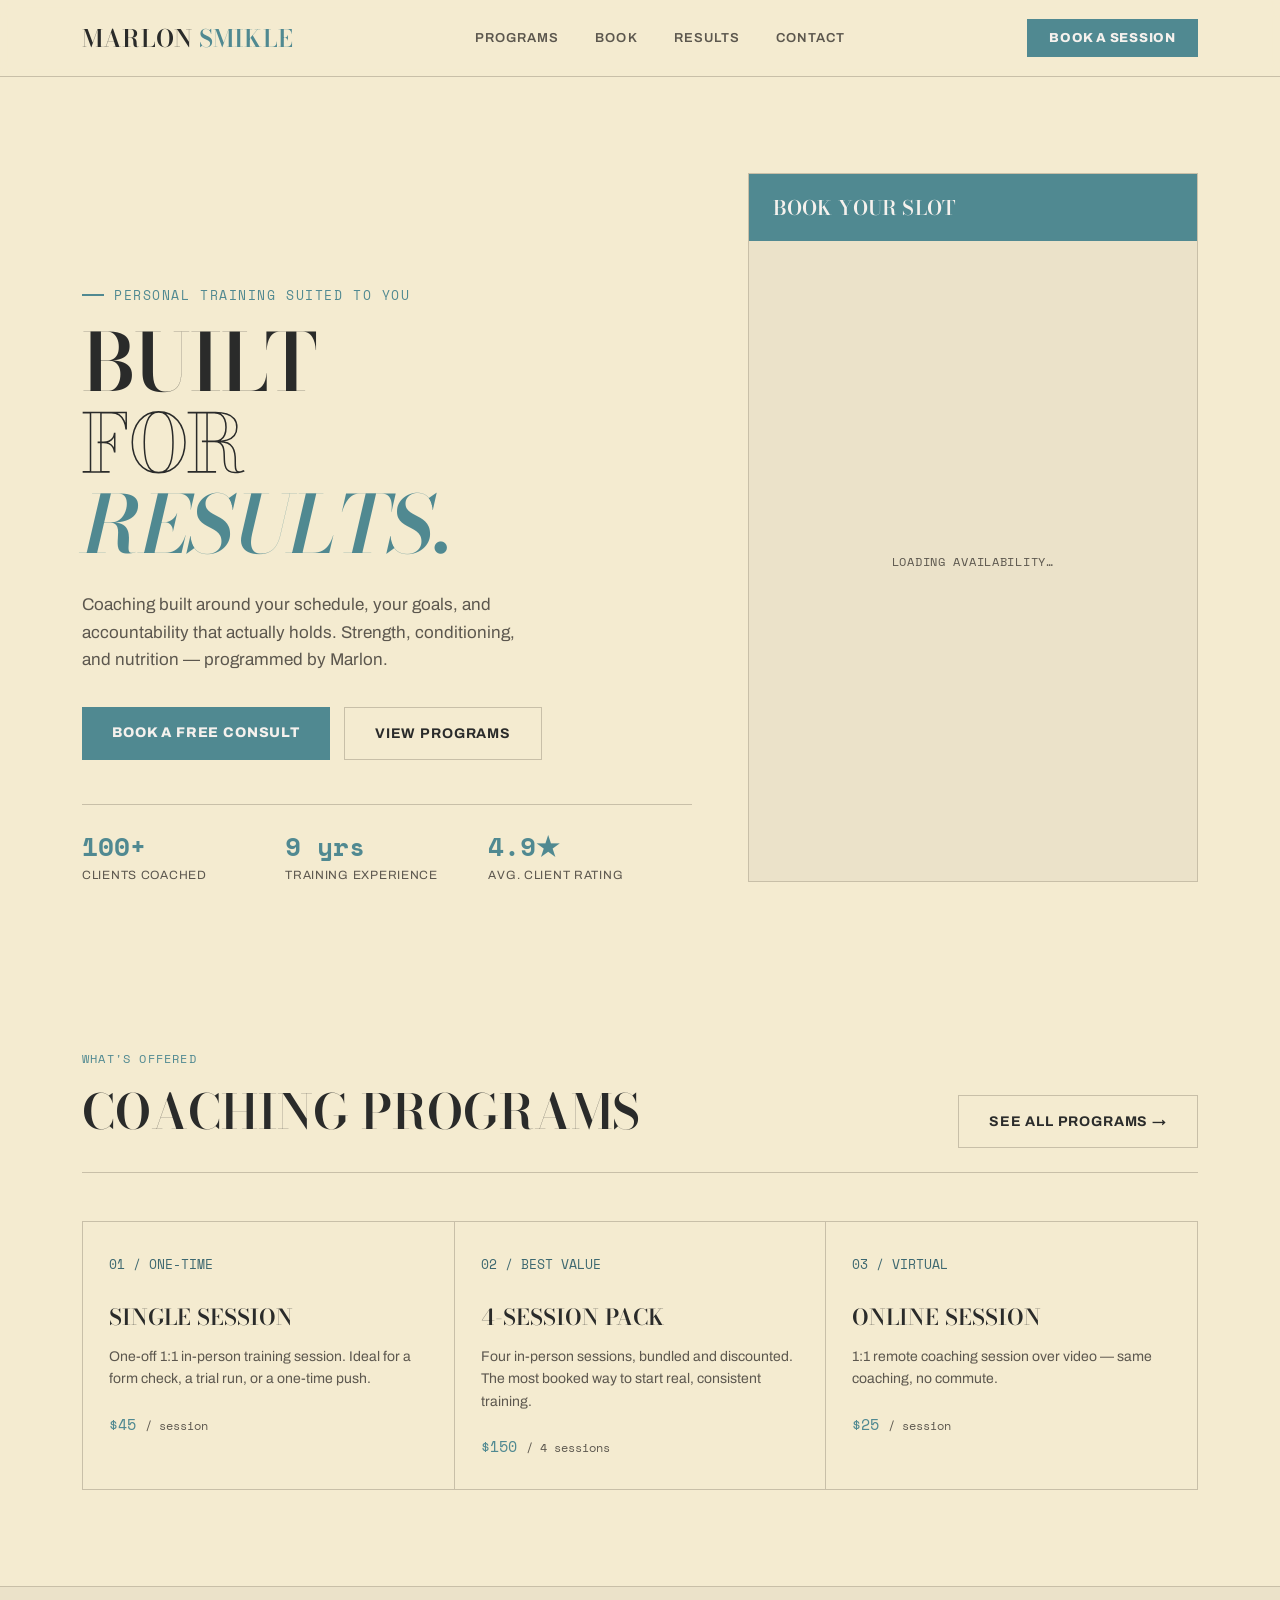
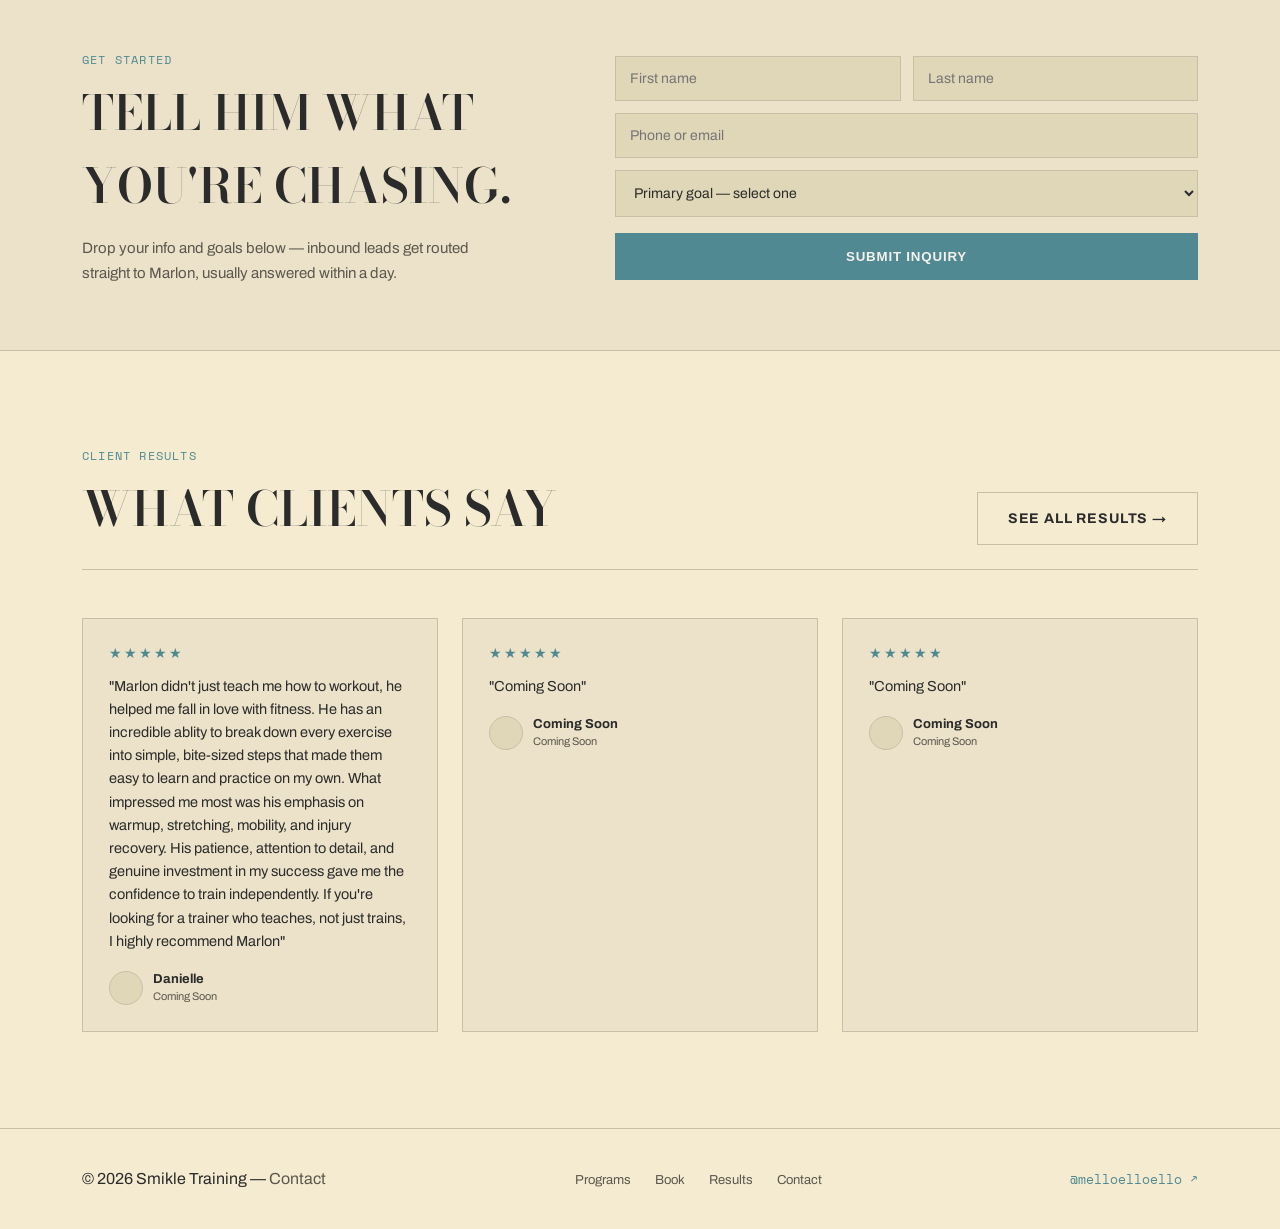
<file: index.html>
<!DOCTYPE html>
<html lang="en">
<head>
<meta charset="UTF-8">
<meta name="viewport" content="width=device-width, initial-scale=1.0">
<title>Marlon Smikle Training</title>
  <link rel="icon" href="favicon.png" type="image/png">
<meta name="description" content="Personal training and coaching with Marlon Smikle — strength, conditioning, and nutrition, in person or virtual.">
<link rel="preconnect" href="https://fonts.googleapis.com">
<link href="https://fonts.googleapis.com/css2?family=Bodoni+Moda:ital,opsz,wght@0,6..96,400..900;1,6..96,400..900&family=Archivo:wght@400;500;600;700;800&family=Space+Mono:wght@400;700&display=swap" rel="stylesheet">
<link href="https://assets.calendly.com/assets/external/widget.css" rel="stylesheet">
<link rel="stylesheet" href="css/styles.css">
</head>
<body>

<nav>
  <div class="wrap">
    <div class="logo"><a href="index.html">Marlon <span>Smikle</span></a></div>
    <ul class="navlinks">
      <li><a href="programs.html">Programs</a></li>
      <li><a href="book.html">Book</a></li>
      <li><a href="results.html">Results</a></li>
      <li><a href="contact.html">Contact</a></li>
    </ul>
    <a class="nav-cta" href="book.html">Book a Session</a>
  </div>
</nav>
<div class="stripe"></div>

<header class="hero">
  <div class="wrap">
    <div>
      <div class="eyebrow" data-cfg="hero.eyebrow">Personal Training · @melloelloello</div>
      <h1><span data-cfg="hero.headlineLine1">Built</span><br><span class="out" data-cfg="hero.headlineLine2">for</span><br><span class="hi" data-cfg="hero.headlineLine3">Results.</span></h1>
      <p class="hero-sub" data-cfg="hero.subtext">Coaching built around your schedule, your goals, and accountability that actually holds.</p>
      <div class="hero-actions">
        <a class="btn-primary" href="book.html" data-cfg="hero.primaryButtonLabel">Book a Free Consult</a>
        <a class="btn-ghost" href="programs.html" data-cfg="hero.secondaryButtonLabel">View Programs</a>
      </div>
      <div class="hero-stats" data-render="stats"></div>
    </div>

    <div class="book-card" id="book">
      <div class="book-card-head">Book Your Slot</div>
      <div class="book-card-body book-card-body--calendly">
        <div class="calendly-inline-widget" style="min-width:280px; height:100%;"></div>
      </div>
    </div>
  </div>
</header>

<section class="section" id="programs">
  <div class="wrap">
    <div class="section-head">
      <div>
        <div class="section-eyebrow">What's Offered</div>
        <h2>Coaching Programs</h2>
      </div>
      <a class="btn-ghost" href="programs.html">See All Programs →</a>
    </div>
    <div class="programs" data-render="programs"></div>
  </div>
</section>

<section class="lead-strip">
  <div class="wrap">
    <div>
      <div class="section-eyebrow">Get Started</div>
      <h2>Tell Him What<br>You're Chasing.</h2>
      <p>Drop your info and goals below — inbound leads get routed straight to Marlon, usually answered within a day.</p>
    </div>
    <form class="lead-form" action="#" method="post">
      <input placeholder="First name" name="first_name" />
      <input placeholder="Last name" name="last_name" />
      <input class="full" placeholder="Phone or email" name="contact" />
      <select class="full" name="goal">
        <option>Primary goal — select one</option>
        <option>Fat loss</option>
        <option>Strength / muscle</option>
        <option>General fitness</option>
        <option>Sport performance</option>
      </select>
      <button type="submit">Submit Inquiry</button>
    </form>
  </div>
</section>

<section class="section" id="results">
  <div class="wrap">
    <div class="section-head">
      <div>
        <div class="section-eyebrow">Client Results</div>
        <h2>What Clients Say</h2>
      </div>
      <a class="btn-ghost" href="results.html">See All Results →</a>
    </div>
    <div class="social-row" data-render="testimonials"></div>
  </div>
</section>

<div class="stripe"></div>
<footer id="contact">
  <div class="wrap">
    <div>© <span data-year></span> Smikle Training — <a href="contact.html" style="color:var(--gray); text-decoration:none;">Contact</a></div>
    <ul class="foot-links">
      <li><a href="programs.html">Programs</a></li>
      <li><a href="book.html">Book</a></li>
      <li><a href="results.html">Results</a></li>
      <li><a href="contact.html">Contact</a></li>
    </ul>
    <a class="ig" data-ig-link href="#" target="_blank"><span data-ig-handle></span> ↗</a>
  </div>
</footer>

<script src="config.js"></script>
<script src="js/site.js"></script>
<script src="https://assets.calendly.com/assets/external/widget.js" async></script>
</body>
</html>
</file>
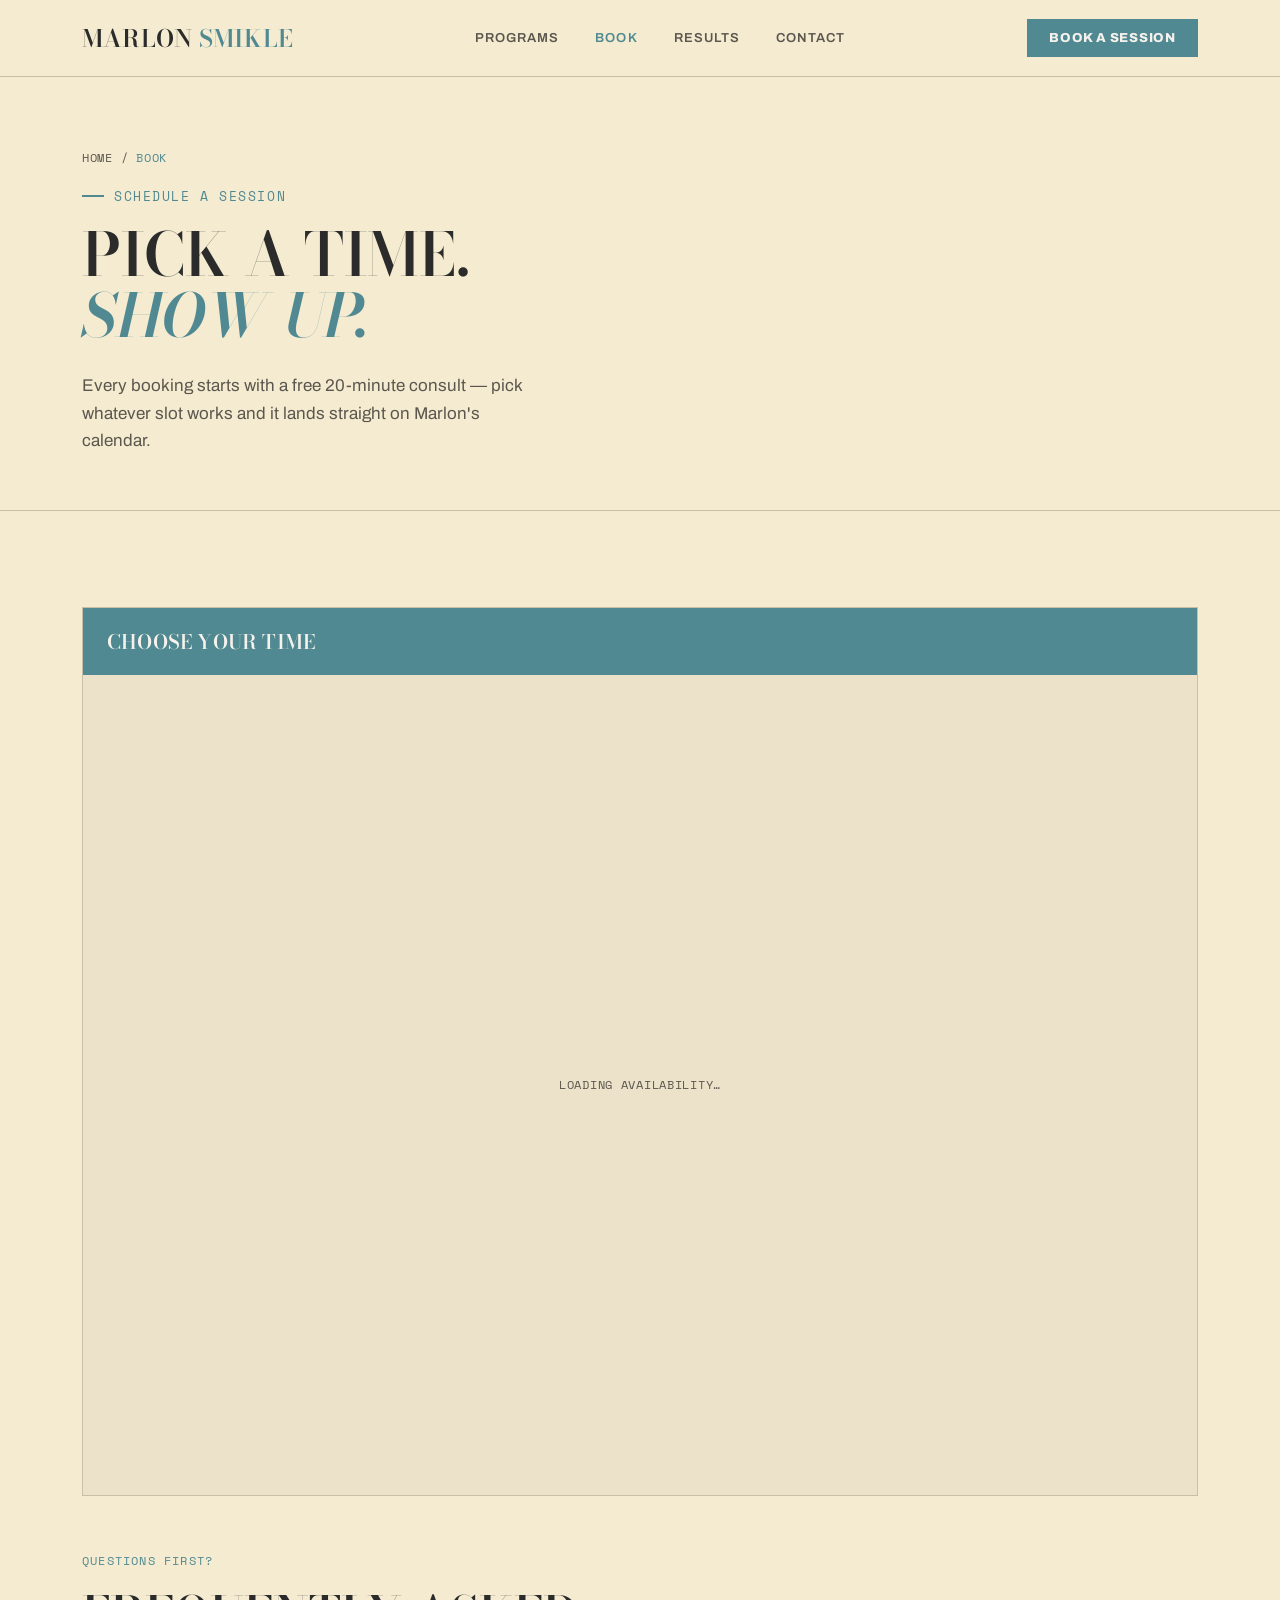
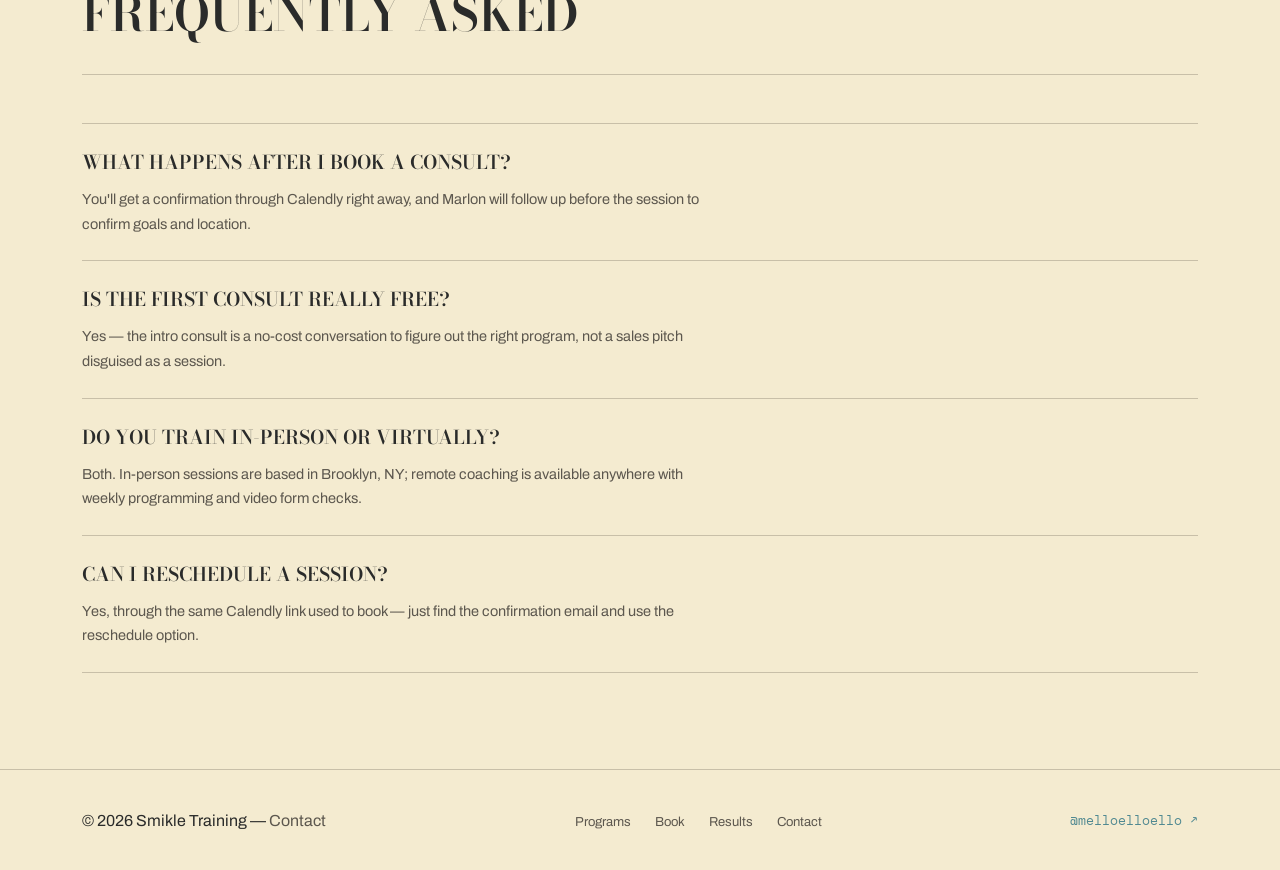
<file: book.html>
<!DOCTYPE html>
<html lang="en">
<head>
<meta charset="UTF-8">
<meta name="viewport" content="width=device-width, initial-scale=1.0">
<title>Book — Marlon Smikle Training</title>
  <link rel="icon" href="favicon.png" type="image/png">
<meta name="description" content="Book a free consult or session with Marlon Smikle.">
<link rel="preconnect" href="https://fonts.googleapis.com">
<link href="https://fonts.googleapis.com/css2?family=Bodoni+Moda:ital,opsz,wght@0,6..96,400..900;1,6..96,400..900&family=Archivo:wght@400;500;600;700;800&family=Space+Mono:wght@400;700&display=swap" rel="stylesheet">
<link href="https://assets.calendly.com/assets/external/widget.css" rel="stylesheet">
<link rel="stylesheet" href="css/styles.css">
</head>
<body>

<nav>
  <div class="wrap">
    <div class="logo"><a href="index.html">Marlon <span>Smikle</span></a></div>
    <ul class="navlinks">
      <li><a href="programs.html">Programs</a></li>
      <li><a href="book.html" class="active">Book</a></li>
      <li><a href="results.html">Results</a></li>
      <li><a href="contact.html">Contact</a></li>
    </ul>
    <a class="nav-cta" href="book.html">Book a Session</a>
  </div>
</nav>
<div class="stripe"></div>

<header class="page-header">
  <div class="wrap">
    <div class="breadcrumb"><a href="index.html">Home</a> / <span>Book</span></div>
    <div class="eyebrow">Schedule a Session</div>
    <h1>Pick a Time.<br><span class="hi">Show Up.</span></h1>
    <p class="hero-sub">Every booking starts with a free 20-minute consult — pick whatever slot works and it lands straight on Marlon's calendar.</p>
  </div>
</header>

<section class="section" style="padding-bottom:56px;">
  <div class="wrap">
    <div class="book-card">
      <div class="book-card-head">Choose Your Time</div>
      <div class="book-card-body book-card-body--calendly tall">
        <div class="calendly-inline-widget" style="min-width:280px; height:100%;"></div>
      </div>
    </div>
  </div>
</section>

<section class="section" style="padding-top:0;">
  <div class="wrap">
    <div class="section-head">
      <div>
        <div class="section-eyebrow">Questions First?</div>
        <h2>Frequently Asked</h2>
      </div>
    </div>
    <div class="faq-list" data-render="faq"></div>
  </div>
</section>

<div class="stripe"></div>
<footer>
  <div class="wrap">
    <div>© <span data-year></span> Smikle Training — <a href="contact.html" style="color:var(--gray); text-decoration:none;">Contact</a></div>
    <ul class="foot-links">
      <li><a href="programs.html">Programs</a></li>
      <li><a href="book.html">Book</a></li>
      <li><a href="results.html">Results</a></li>
      <li><a href="contact.html">Contact</a></li>
    </ul>
    <a class="ig" data-ig-link href="#" target="_blank"><span data-ig-handle></span> ↗</a>
  </div>
</footer>

<script src="config.js"></script>
<script src="js/site.js"></script>
<script src="https://assets.calendly.com/assets/external/widget.js" async></script>
</body>
</html>
</file>
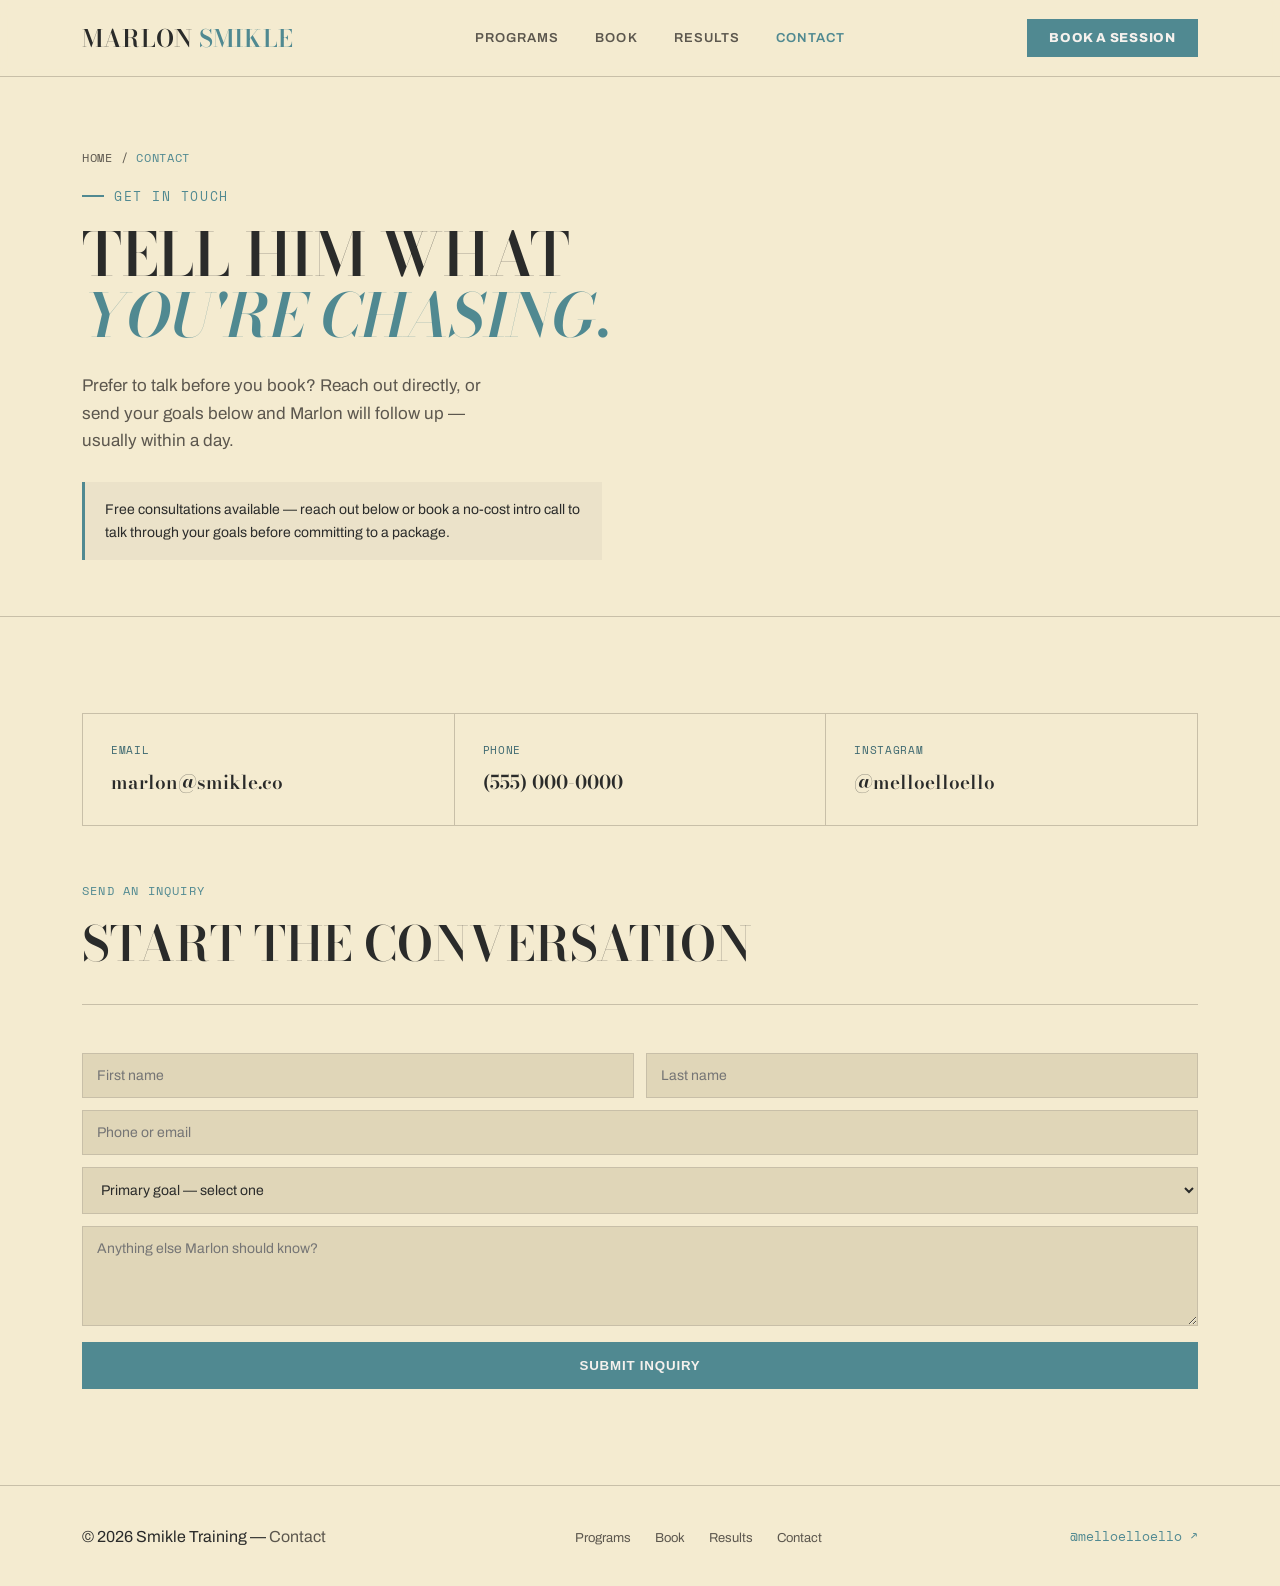
<file: contact.html>
<!DOCTYPE html>
<html lang="en">
<head>
<meta charset="UTF-8">
<meta name="viewport" content="width=device-width, initial-scale=1.0">
<title>Contact — Marlon Smikle Training</title>
  <link rel="icon" href="favicon.png" type="image/png">
<meta name="description" content="Get in touch with Marlon Smikle about personal training and coaching.">
<link rel="preconnect" href="https://fonts.googleapis.com">
<link href="https://fonts.googleapis.com/css2?family=Bodoni+Moda:ital,opsz,wght@0,6..96,400..900;1,6..96,400..900&family=Archivo:wght@400;500;600;700;800&family=Space+Mono:wght@400;700&display=swap" rel="stylesheet">
<link rel="stylesheet" href="css/styles.css">
</head>
<body>

<nav>
  <div class="wrap">
    <div class="logo"><a href="index.html">Marlon <span>Smikle</span></a></div>
    <ul class="navlinks">
      <li><a href="programs.html">Programs</a></li>
      <li><a href="book.html">Book</a></li>
      <li><a href="results.html">Results</a></li>
      <li><a href="contact.html" class="active">Contact</a></li>
    </ul>
    <a class="nav-cta" href="book.html">Book a Session</a>
  </div>
</nav>
<div class="stripe"></div>

<header class="page-header">
  <div class="wrap">
    <div class="breadcrumb"><a href="index.html">Home</a> / <span>Contact</span></div>
    <div class="eyebrow">Get in Touch</div>
    <h1>Tell Him What<br><span class="hi">You're Chasing.</span></h1>
    <p class="hero-sub">Prefer to talk before you book? Reach out directly, or send your goals below and Marlon will follow up — usually within a day.</p>
    <div class="callout" data-cfg="business.freeConsultNote"></div>
  </div>
</header>

<section class="section" style="padding-bottom:0;">
  <div class="wrap">
    <div class="contact-grid" data-render="contact-info"></div>
  </div>
</section>

<section class="section" style="padding-top:0;">
  <div class="wrap">
    <div class="section-head">
      <div>
        <div class="section-eyebrow">Send an Inquiry</div>
        <h2>Start the Conversation</h2>
      </div>
    </div>
    <form class="lead-form" action="#" method="post">
      <input placeholder="First name" name="first_name" />
      <input placeholder="Last name" name="last_name" />
      <input class="full" placeholder="Phone or email" name="contact" />
      <select class="full" name="goal">
        <option>Primary goal — select one</option>
        <option>Fat loss</option>
        <option>Strength / muscle</option>
        <option>General fitness</option>
        <option>Sport performance</option>
      </select>
      <textarea class="full" placeholder="Anything else Marlon should know?" name="message"></textarea>
      <button type="submit">Submit Inquiry</button>
    </form>
  </div>
</section>

<div class="stripe"></div>
<footer>
  <div class="wrap">
    <div>© <span data-year></span> Smikle Training — <a href="contact.html" style="color:var(--gray); text-decoration:none;">Contact</a></div>
    <ul class="foot-links">
      <li><a href="programs.html">Programs</a></li>
      <li><a href="book.html">Book</a></li>
      <li><a href="results.html">Results</a></li>
      <li><a href="contact.html">Contact</a></li>
    </ul>
    <a class="ig" data-ig-link href="#" target="_blank"><span data-ig-handle></span> ↗</a>
  </div>
</footer>

<script src="config.js"></script>
<script src="js/site.js"></script>
</body>
</html>
</file>
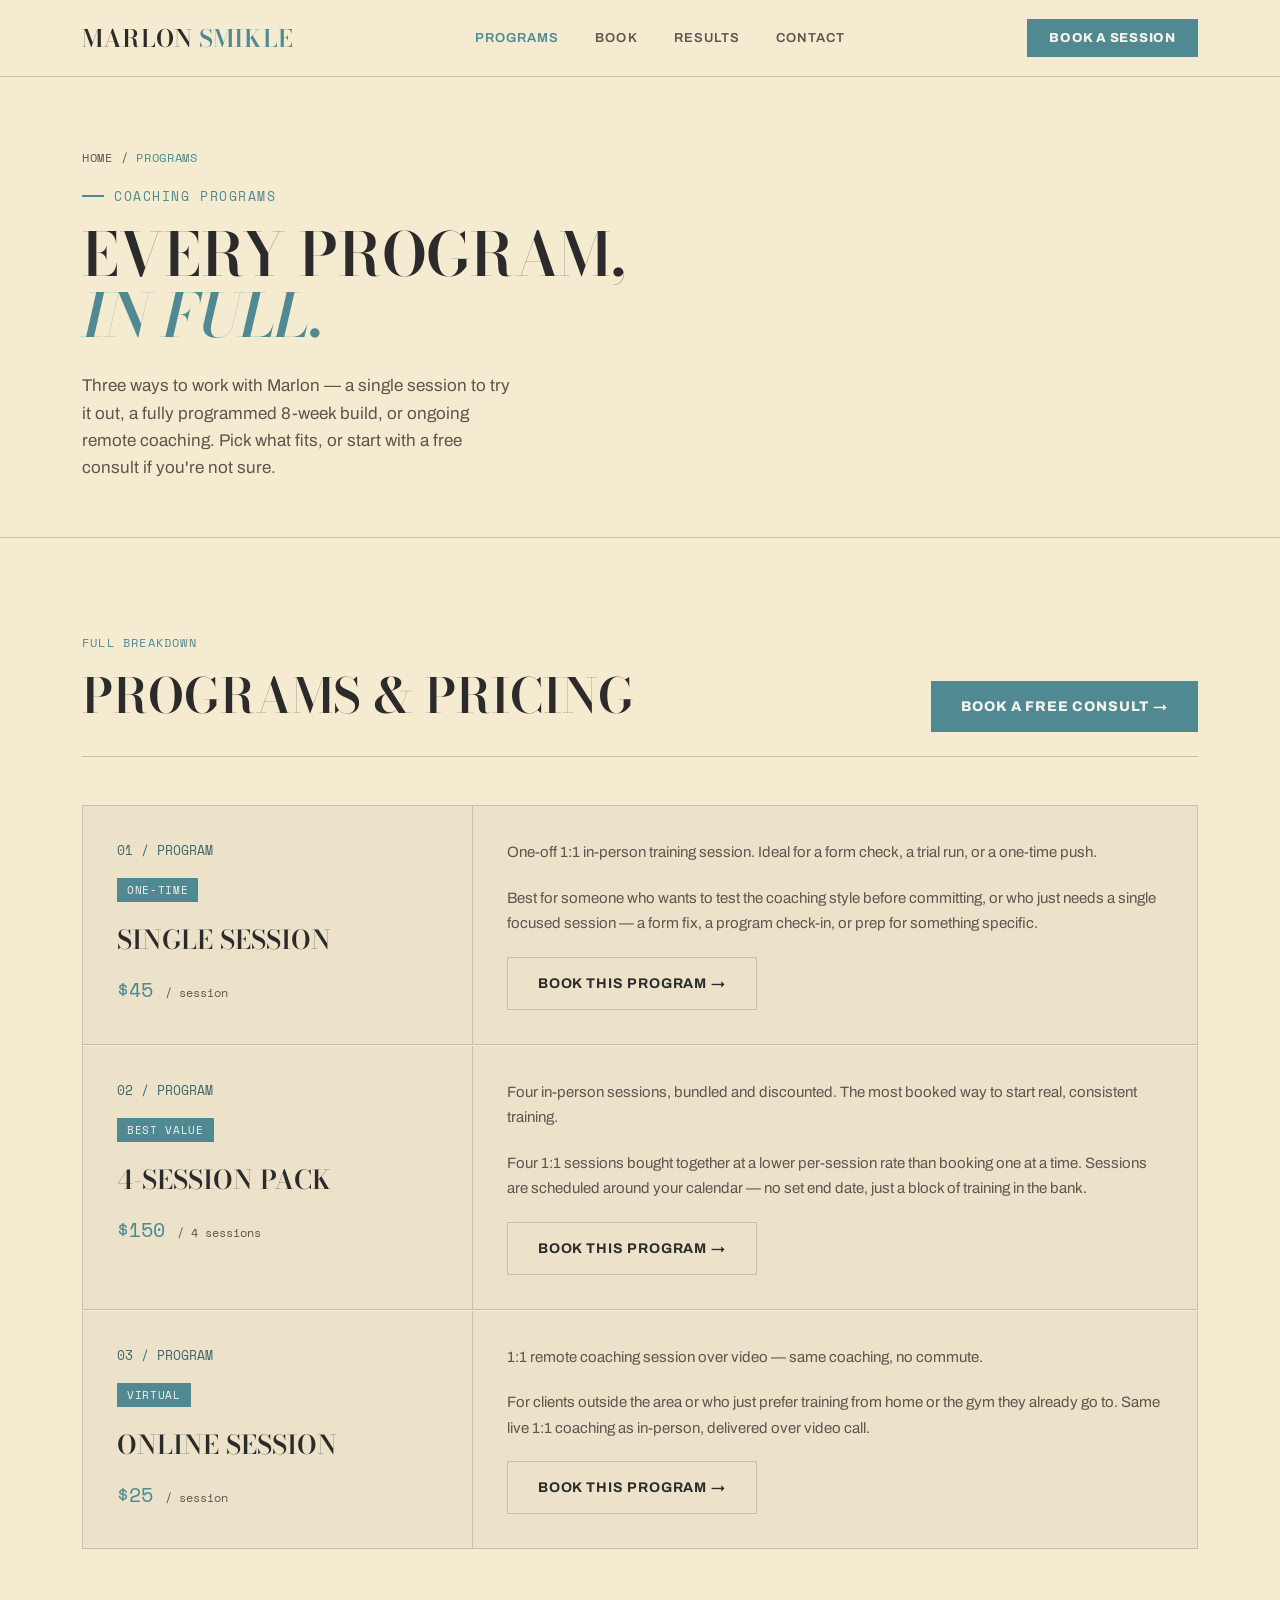
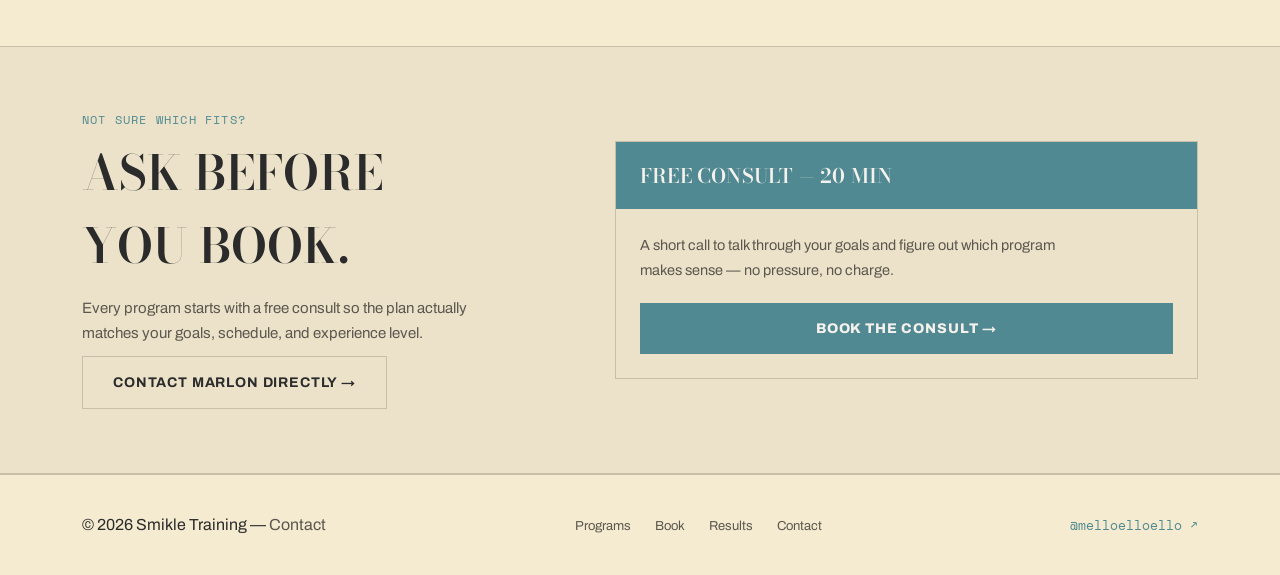
<file: programs.html>
<!DOCTYPE html>
<html lang="en">
<head>
<meta charset="UTF-8">
<meta name="viewport" content="width=device-width, initial-scale=1.0">
<title>Programs — Marlon Smikle Training</title>
  <link rel="icon" href="favicon.png" type="image/png">
<meta name="description" content="Coaching programs offered by Marlon Smikle — single sessions, 8-week builds, and remote coaching.">
<link rel="preconnect" href="https://fonts.googleapis.com">
<link href="https://fonts.googleapis.com/css2?family=Bodoni+Moda:ital,opsz,wght@0,6..96,400..900;1,6..96,400..900&family=Archivo:wght@400;500;600;700;800&family=Space+Mono:wght@400;700&display=swap" rel="stylesheet">
<link rel="stylesheet" href="css/styles.css">
</head>
<body>

<nav>
  <div class="wrap">
    <div class="logo"><a href="index.html">Marlon <span>Smikle</span></a></div>
    <ul class="navlinks">
      <li><a href="programs.html" class="active">Programs</a></li>
      <li><a href="book.html">Book</a></li>
      <li><a href="results.html">Results</a></li>
      <li><a href="contact.html">Contact</a></li>
    </ul>
    <a class="nav-cta" href="book.html">Book a Session</a>
  </div>
</nav>
<div class="stripe"></div>

<header class="page-header">
  <div class="wrap">
    <div class="breadcrumb"><a href="index.html">Home</a> / <span>Programs</span></div>
    <div class="eyebrow">Coaching Programs</div>
    <h1>Every Program,<br><span class="hi">In Full.</span></h1>
    <p class="hero-sub">Three ways to work with Marlon — a single session to try it out, a fully programmed 8-week build, or ongoing remote coaching. Pick what fits, or start with a free consult if you're not sure.</p>
  </div>
</header>

<section class="section">
  <div class="wrap">
    <div class="section-head">
      <div>
        <div class="section-eyebrow">Full Breakdown</div>
        <h2>Programs &amp; Pricing</h2>
      </div>
      <a class="btn-primary" href="book.html">Book a Free Consult →</a>
    </div>
    <div data-render="program-details"></div>
  </div>
</section>

<section class="lead-strip">
  <div class="wrap">
    <div>
      <div class="section-eyebrow">Not Sure Which Fits?</div>
      <h2>Ask Before<br>You Book.</h2>
      <p>Every program starts with a free consult so the plan actually matches your goals, schedule, and experience level.</p>
      <a class="btn-ghost" href="contact.html" style="margin-top:10px; display:inline-block;">Contact Marlon Directly →</a>
    </div>
    <div class="book-card">
      <div class="book-card-head">Free Consult — 20 Min</div>
      <div class="book-card-body">
        <p style="color:var(--gray); font-size:14.5px; line-height:1.7; margin-bottom:20px;">A short call to talk through your goals and figure out which program makes sense — no pressure, no charge.</p>
        <a class="btn-primary" href="book.html" style="width:100%; text-align:center; box-sizing:border-box;">Book the Consult →</a>
      </div>
    </div>
  </div>
</section>

<div class="stripe"></div>
<footer>
  <div class="wrap">
    <div>© <span data-year></span> Smikle Training — <a href="contact.html" style="color:var(--gray); text-decoration:none;">Contact</a></div>
    <ul class="foot-links">
      <li><a href="programs.html">Programs</a></li>
      <li><a href="book.html">Book</a></li>
      <li><a href="results.html">Results</a></li>
      <li><a href="contact.html">Contact</a></li>
    </ul>
    <a class="ig" data-ig-link href="#" target="_blank"><span data-ig-handle></span> ↗</a>
  </div>
</footer>

<script src="config.js"></script>
<script src="js/site.js"></script>
</body>
</html>
</file>
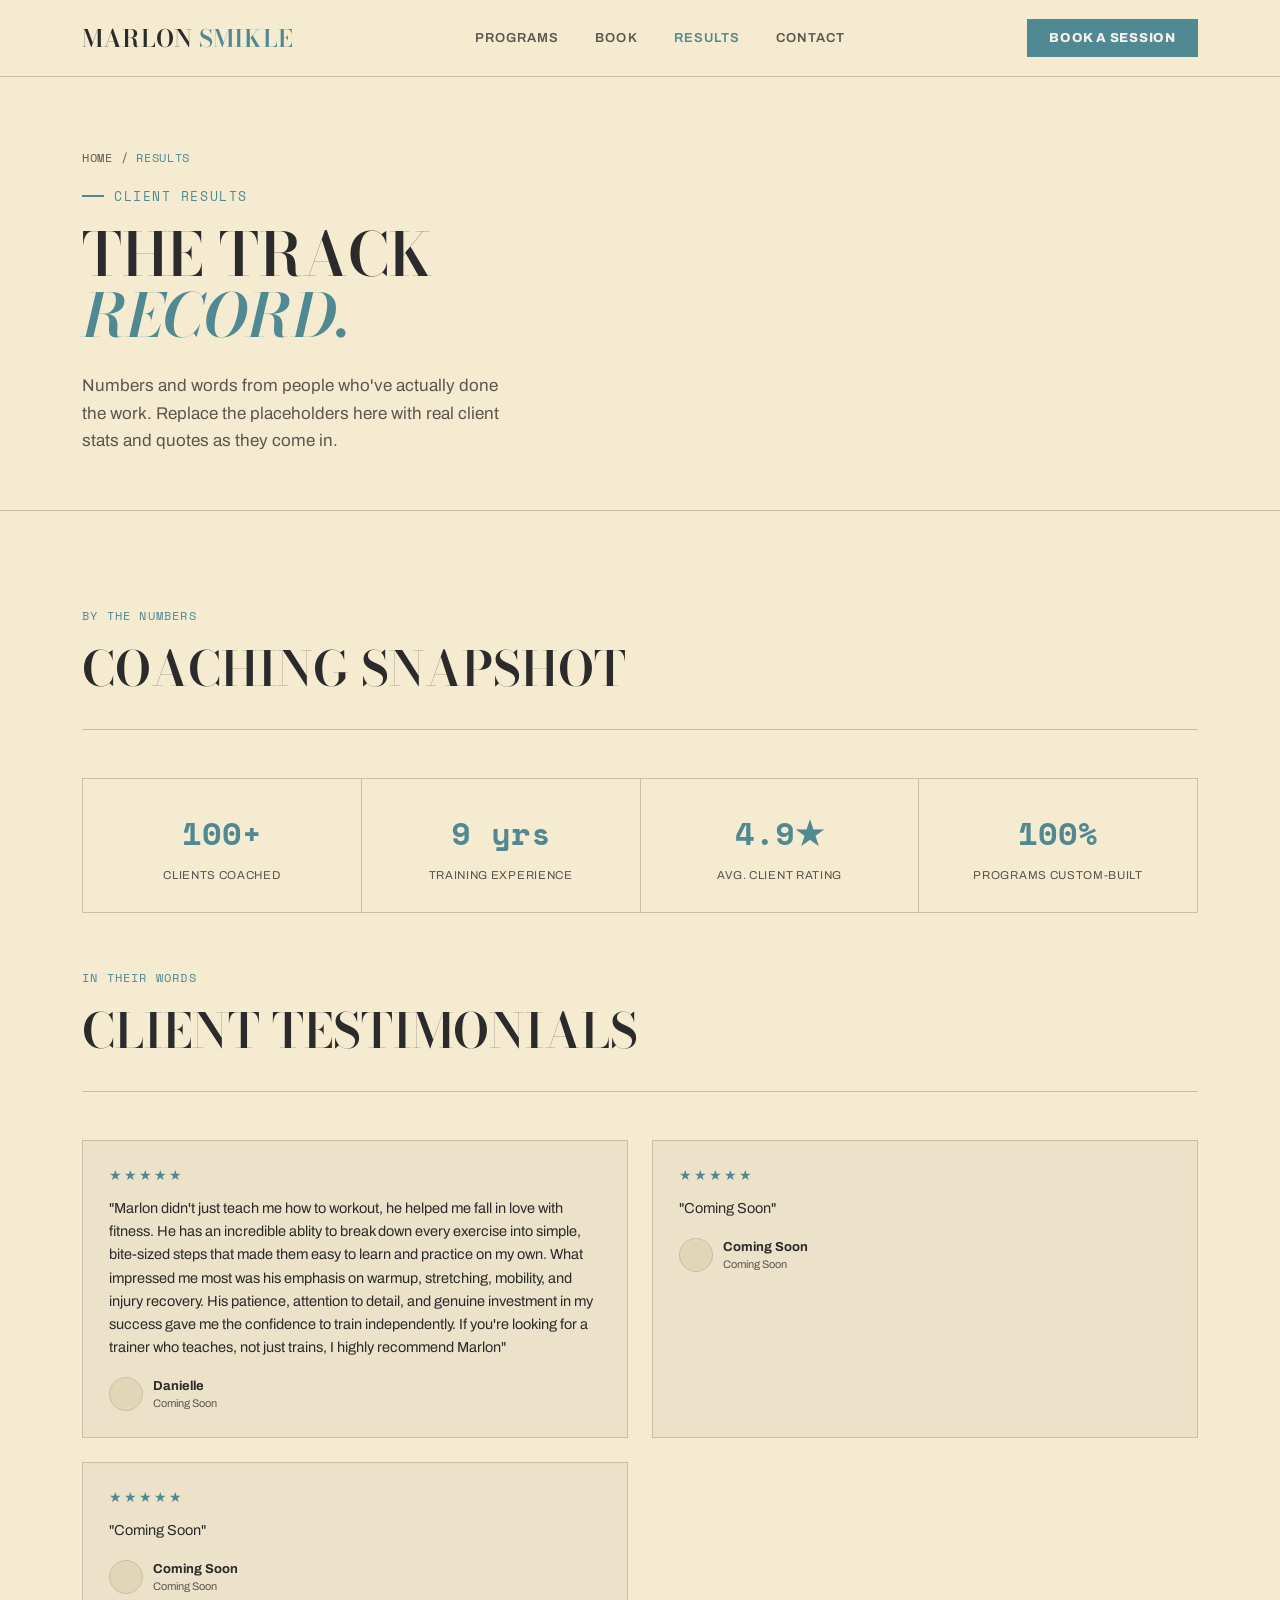
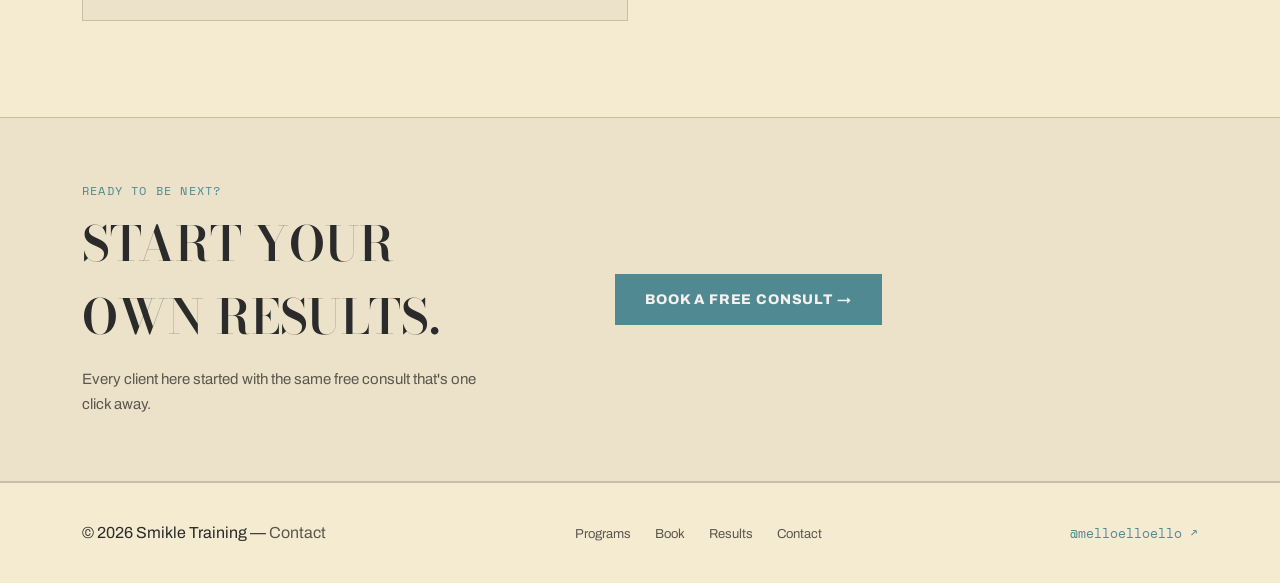
<file: results.html>
<!DOCTYPE html>
<html lang="en">
<head>
<meta charset="UTF-8">
<meta name="viewport" content="width=device-width, initial-scale=1.0">
<title>Results — Marlon Smikle Training</title>
  <link rel="icon" href="favicon.png" type="image/png">
<meta name="description" content="Client results and testimonials from training with Marlon Smikle.">
<link rel="preconnect" href="https://fonts.googleapis.com">
<link href="https://fonts.googleapis.com/css2?family=Bodoni+Moda:ital,opsz,wght@0,6..96,400..900;1,6..96,400..900&family=Archivo:wght@400;500;600;700;800&family=Space+Mono:wght@400;700&display=swap" rel="stylesheet">
<link rel="stylesheet" href="css/styles.css">
</head>
<body>

<nav>
  <div class="wrap">
    <div class="logo"><a href="index.html">Marlon <span>Smikle</span></a></div>
    <ul class="navlinks">
      <li><a href="programs.html">Programs</a></li>
      <li><a href="book.html">Book</a></li>
      <li><a href="results.html" class="active">Results</a></li>
      <li><a href="contact.html">Contact</a></li>
    </ul>
    <a class="nav-cta" href="book.html">Book a Session</a>
  </div>
</nav>
<div class="stripe"></div>

<header class="page-header">
  <div class="wrap">
    <div class="breadcrumb"><a href="index.html">Home</a> / <span>Results</span></div>
    <div class="eyebrow">Client Results</div>
    <h1>The Track<br><span class="hi">Record.</span></h1>
    <p class="hero-sub">Numbers and words from people who've actually done the work. Replace the placeholders here with real client stats and quotes as they come in.</p>
  </div>
</header>

<section class="section">
  <div class="wrap">
    <div class="section-head">
      <div>
        <div class="section-eyebrow">By the Numbers</div>
        <h2>Coaching Snapshot</h2>
      </div>
    </div>
    <div class="stats-grid" data-render="stats-grid"></div>

    <div class="section-head">
      <div>
        <div class="section-eyebrow">In Their Words</div>
        <h2>Client Testimonials</h2>
      </div>
    </div>
    <div class="social-row wide" data-render="testimonials-wide"></div>
  </div>
</section>

<section class="lead-strip">
  <div class="wrap">
    <div>
      <div class="section-eyebrow">Ready to Be Next?</div>
      <h2>Start Your<br>Own Results.</h2>
      <p>Every client here started with the same free consult that's one click away.</p>
    </div>
    <a class="btn-primary" href="book.html" style="justify-self:start;">Book a Free Consult →</a>
  </div>
</section>

<div class="stripe"></div>
<footer>
  <div class="wrap">
    <div>© <span data-year></span> Smikle Training — <a href="contact.html" style="color:var(--gray); text-decoration:none;">Contact</a></div>
    <ul class="foot-links">
      <li><a href="programs.html">Programs</a></li>
      <li><a href="book.html">Book</a></li>
      <li><a href="results.html">Results</a></li>
      <li><a href="contact.html">Contact</a></li>
    </ul>
    <a class="ig" data-ig-link href="#" target="_blank"><span data-ig-handle></span> ↗</a>
  </div>
</footer>

<script src="config.js"></script>
<script src="js/site.js"></script>
</body>
</html>
</file>
<file: css/styles.css>
:root{
  --bg: #F4EBD0;          /* parchment */
  --bg-card: #EBE2C9;
  --bg-card-2: #E0D6B8;
  --accent: #508991;
  --accent-dim: #3D6870;
  --white: #2A2B2A;       /* dark text */
  --gray: #5C574E;
  --line: #C8BFA8;
  --font-display: 'Bodoni Moda', serif;
  --font-body: 'Archivo', sans-serif;
  --font-mono: 'Space Mono', monospace;
  --on-accent: #F5F1ED;   /* light text on accent buttons / tags */
}
*{box-sizing:border-box; margin:0; padding:0;}
html{scroll-behavior:smooth;}
body{
  background:var(--bg);
  color:var(--white);
  font-family:var(--font-body);
  -webkit-font-smoothing:antialiased;
}
a{color:inherit;}
.wrap{max-width:1180px; margin:0 auto; padding:0 32px;}

/* NAV */
nav{
  position:sticky; top:0; z-index:100;
  background:rgba(244,235,208,0.94); backdrop-filter:blur(8px);
  border-bottom:1px solid var(--line);
}
nav .wrap{display:flex; align-items:center; justify-content:space-between; height:76px;}
.logo{font-family:var(--font-display); font-weight:600; font-size:24px; letter-spacing:.01em; text-transform:uppercase;}
.logo a{text-decoration:none;}
.logo span{color:var(--accent);}
.navlinks{display:flex; gap:36px; list-style:none; font-size:13px; text-transform:uppercase; letter-spacing:.08em; font-weight:600;}
.navlinks a{color:var(--gray); text-decoration:none; transition:color .15s;}
.navlinks a:hover, .navlinks a.active{color:var(--white);}
.navlinks a.active{color:var(--accent);}
.nav-cta{
  background:var(--accent); color:var(--on-accent); border:none;
  font-family:var(--font-body); font-weight:800; font-size:13px;
  text-transform:uppercase; letter-spacing:.06em;
  padding:12px 22px; cursor:pointer;
  text-decoration:none; display:inline-block;
}

/* HAZARD STRIPE removed */
.stripe{display:none;}

/* HERO (home page) */
.hero{padding:96px 0 72px; position:relative; overflow:hidden;}
.hero .wrap{display:grid; grid-template-columns:1.15fr .85fr; gap:56px; align-items:end;}
.eyebrow{
  font-family:var(--font-mono); color:var(--accent); font-size:13px;
  letter-spacing:.12em; text-transform:uppercase; margin-bottom:18px; display:flex; align-items:center; gap:10px;
}
.eyebrow::before{content:''; width:22px; height:2px; background:var(--accent); display:inline-block;}
h1{
  font-family:var(--font-display); font-weight:600;
  font-size:clamp(46px, 6.2vw, 88px); line-height:1.02; letter-spacing:-.005em;
  text-transform:uppercase;
}
h1 .out{-webkit-text-stroke:1.5px var(--white); color:transparent;}
h1 .hi{color:var(--accent); font-style:italic;}
.hero-sub{color:var(--gray); font-size:17px; line-height:1.6; margin:26px 0 34px; max-width:440px;}
.hero-actions{display:flex; gap:14px; flex-wrap:wrap;}
.btn-primary{
  background:var(--accent); color:var(--on-accent); border:none;
  font-weight:800; font-size:14px; text-transform:uppercase; letter-spacing:.06em;
  padding:18px 30px; cursor:pointer; text-decoration:none; display:inline-block;
}
.btn-ghost{
  background:transparent; color:var(--white); border:1px solid var(--line);
  font-weight:700; font-size:14px; text-transform:uppercase; letter-spacing:.06em;
  padding:18px 30px; cursor:pointer; text-decoration:none; display:inline-block;
}
.hero-stats{
  display:flex; gap:0; margin-top:44px; border-top:1px solid var(--line); padding-top:22px;
}
.hero-stat{flex:1; padding-right:20px;}
.hero-stat b{font-family:var(--font-mono); color:var(--accent); font-size:26px; display:block;}
.hero-stat span{color:var(--gray); font-size:12px; text-transform:uppercase; letter-spacing:.06em;}

/* booking widget card */
.book-card{background:var(--bg-card); border:1px solid var(--line);}
.book-card-head{
  background:var(--accent); color:var(--on-accent); padding:18px 24px;
  font-family:var(--font-display); font-weight:600; text-transform:uppercase; font-size:20px; letter-spacing:.01em;
}
.book-card-body{padding:24px;}
.book-card-body--calendly{padding:0; height:640px; position:relative;}
.book-card-body--calendly::before{
  content:'Loading availability…';
  position:absolute; inset:0; display:flex; align-items:center; justify-content:center;
  color:var(--gray); font-family:var(--font-mono); font-size:12px; letter-spacing:.06em; text-transform:uppercase;
  z-index:0;
}
.calendly-inline-widget{position:relative; z-index:1; height:100%;}
.book-card-body--calendly.tall{height:820px;}

/* PAGE HEADER — used on programs/results/book/contact subpages */
.page-header{padding:72px 0 56px; border-bottom:1px solid var(--line);}
.page-header h1{font-size:clamp(38px, 5vw, 60px);}
.page-header .hero-sub{margin-bottom:0;}
.breadcrumb{font-family:var(--font-mono); font-size:12px; color:var(--gray); letter-spacing:.06em; text-transform:uppercase; margin-bottom:20px;}
.breadcrumb a{color:var(--gray); text-decoration:none;}
.breadcrumb a:hover{color:var(--accent);}
.breadcrumb span{color:var(--accent);}
.callout{
  border-left:3px solid var(--accent);
  background:var(--bg-card);
  padding:16px 20px;
  margin-top:28px;
  max-width:520px;
  font-size:14px;
  line-height:1.65;
  color:var(--white);
}

/* SECTIONS */
.section{padding:96px 0;}
.section-head{display:flex; justify-content:space-between; align-items:end; margin-bottom:48px; border-bottom:1px solid var(--line); padding-bottom:24px; flex-wrap:wrap; gap:16px;}
.section-eyebrow{font-family:var(--font-mono); color:var(--accent); font-size:12px; letter-spacing:.1em; text-transform:uppercase;}
h2{font-family:var(--font-display); font-weight:600; font-size:clamp(30px,4vw,48px); text-transform:uppercase; margin-top:8px;}
h3{font-family:var(--font-display); font-weight:600; text-transform:uppercase;}

/* PROGRAMS */
.programs{display:grid; grid-template-columns:repeat(3,1fr); gap:1px; background:var(--line); border:1px solid var(--line);}
.program{background:var(--bg); padding:32px 26px; transition:background .15s;}
.program:hover{background:var(--bg-card);}
.program .num{font-family:var(--font-mono); color:var(--accent-dim); font-size:13px; margin-bottom:26px;}
.program h3{font-size:22px; margin-bottom:12px;}
.program p{color:var(--gray); font-size:14px; line-height:1.6; margin-bottom:22px;}
.program .price{font-family:var(--font-mono); color:var(--accent); font-size:15px;}
.program .price span{color:var(--gray); font-size:12px;}

/* PROGRAM DETAIL CARDS — expanded, on programs.html */
.program-detail{
  border:1px solid var(--line); background:var(--bg-card);
  display:grid; grid-template-columns:.7fr 1.3fr; margin-bottom:1px;
}
.program-detail + .program-detail{border-top:none;}
.pd-left{padding:34px; border-right:1px solid var(--line);}
.pd-left .num{font-family:var(--font-mono); color:var(--accent-dim); font-size:13px; margin-bottom:18px; display:block;}
.pd-left .tag{display:inline-block; background:var(--accent); color:var(--on-accent); font-family:var(--font-mono); font-size:11px; text-transform:uppercase; letter-spacing:.06em; padding:4px 10px; margin-bottom:18px;}
.pd-left h3{font-size:26px; margin-bottom:16px;}
.pd-left .price{font-family:var(--font-mono); color:var(--accent); font-size:20px;}
.pd-left .price span{color:var(--gray); font-size:12px;}
.pd-right{padding:34px; display:flex; flex-direction:column; justify-content:center;}
.pd-right p{color:var(--gray); font-size:15px; line-height:1.7; margin-bottom:20px;}
.pd-right p:last-child{margin-bottom:0;}
.pd-right .btn-ghost{align-self:flex-start;}

/* LEADS / INBOUND STRIP */
.lead-strip{background:var(--bg-card); border-top:1px solid var(--line); border-bottom:1px solid var(--line); padding:64px 0;}
.lead-strip .wrap{display:grid; grid-template-columns:.9fr 1.1fr; gap:56px; align-items:center;}
.lead-strip h2{margin-bottom:14px;}
.lead-strip p{color:var(--gray); font-size:15px; line-height:1.65; max-width:420px;}
.lead-form{display:grid; grid-template-columns:1fr 1fr; gap:12px;}
.lead-form input, .lead-form select, .lead-form textarea{
  background:var(--bg-card-2); border:1px solid var(--line); color:var(--white);
  padding:14px; font-family:var(--font-body); font-size:14px;
}
.lead-form textarea{resize:vertical; min-height:100px;}
.lead-form .full{grid-column:1/-1;}
.lead-form button{
  grid-column:1/-1; background:var(--accent); border:none; color:var(--on-accent);
  font-weight:800; text-transform:uppercase; letter-spacing:.06em; padding:16px; cursor:pointer; margin-top:4px;
}
.field-label{font-size:11px; text-transform:uppercase; letter-spacing:.08em; color:var(--gray); margin-bottom:8px; display:block; font-weight:700;}

/* TESTIMONIAL / SOCIAL */
.social-row{display:grid; grid-template-columns:repeat(3,1fr); gap:24px;}
.social-row.wide{grid-template-columns:repeat(2,1fr);}
.quote-card{border:1px solid var(--line); padding:26px; background:var(--bg-card);}
.quote-card .stars{color:var(--accent); font-size:14px; margin-bottom:14px; letter-spacing:2px;}
.quote-card p{color:var(--white); font-size:14.5px; line-height:1.6; margin-bottom:18px;}
.quote-card .who{display:flex; align-items:center; gap:10px;}
.avatar{width:34px; height:34px; border-radius:50%; background:var(--bg-card-2); border:1px solid var(--line); flex-shrink:0;}
.who b{font-size:13px; display:block;}
.who span{font-size:11px; color:var(--gray);}

/* STATS GRID — results.html */
.stats-grid{display:grid; grid-template-columns:repeat(4,1fr); gap:1px; background:var(--line); border:1px solid var(--line); margin-bottom:56px;}
.stat-cell{background:var(--bg); padding:30px 22px; text-align:center;}
.stat-cell b{font-family:var(--font-mono); color:var(--accent); font-size:32px; display:block; margin-bottom:8px;}
.stat-cell span{color:var(--gray); font-size:11.5px; text-transform:uppercase; letter-spacing:.06em;}

/* FAQ — book.html */
.faq-list{border-top:1px solid var(--line);}
.faq-item{border-bottom:1px solid var(--line); padding:24px 0;}
.faq-item .q{font-family:var(--font-display); font-weight:600; font-size:19px; margin-bottom:10px; text-transform:uppercase;}
.faq-item .a{color:var(--gray); font-size:14.5px; line-height:1.7; max-width:640px;}

/* CONTACT INFO CARDS — contact.html */
.contact-grid{display:grid; grid-template-columns:repeat(3,1fr); gap:1px; background:var(--line); border:1px solid var(--line); margin-bottom:56px;}
.contact-cell{background:var(--bg); padding:28px;}
.contact-cell .label{font-family:var(--font-mono); color:var(--accent-dim); font-size:11px; text-transform:uppercase; letter-spacing:.06em; margin-bottom:10px;}
.contact-cell .value{font-family:var(--font-display); font-weight:600; font-size:19px;}
.contact-cell .value a{text-decoration:none; color:var(--white);}
.contact-cell .value a:hover{color:var(--accent);}

footer{border-top:1px solid var(--line); padding:40px 0; text-align:center;}
footer .wrap{display:flex; justify-content:space-between; align-items:center; flex-wrap:wrap; gap:16px;}
.foot-links{display:flex; gap:24px; list-style:none;}
.foot-links a{color:var(--gray); text-decoration:none; font-size:13px;}
.foot-links a:hover{color:var(--accent);}
footer .ig{color:var(--accent); text-decoration:none; font-family:var(--font-mono); font-size:13px;}

@media (max-width: 860px){
  .hero .wrap, .lead-strip .wrap{grid-template-columns:1fr;}
  .programs, .social-row, .social-row.wide, .stats-grid, .contact-grid{grid-template-columns:1fr;}
  .program-detail{grid-template-columns:1fr;}
  .pd-left{border-right:none; border-bottom:1px solid var(--line);}
  .navlinks{display:none;}
  .hero-stats{flex-wrap:wrap; gap:20px;}
}
</file>
